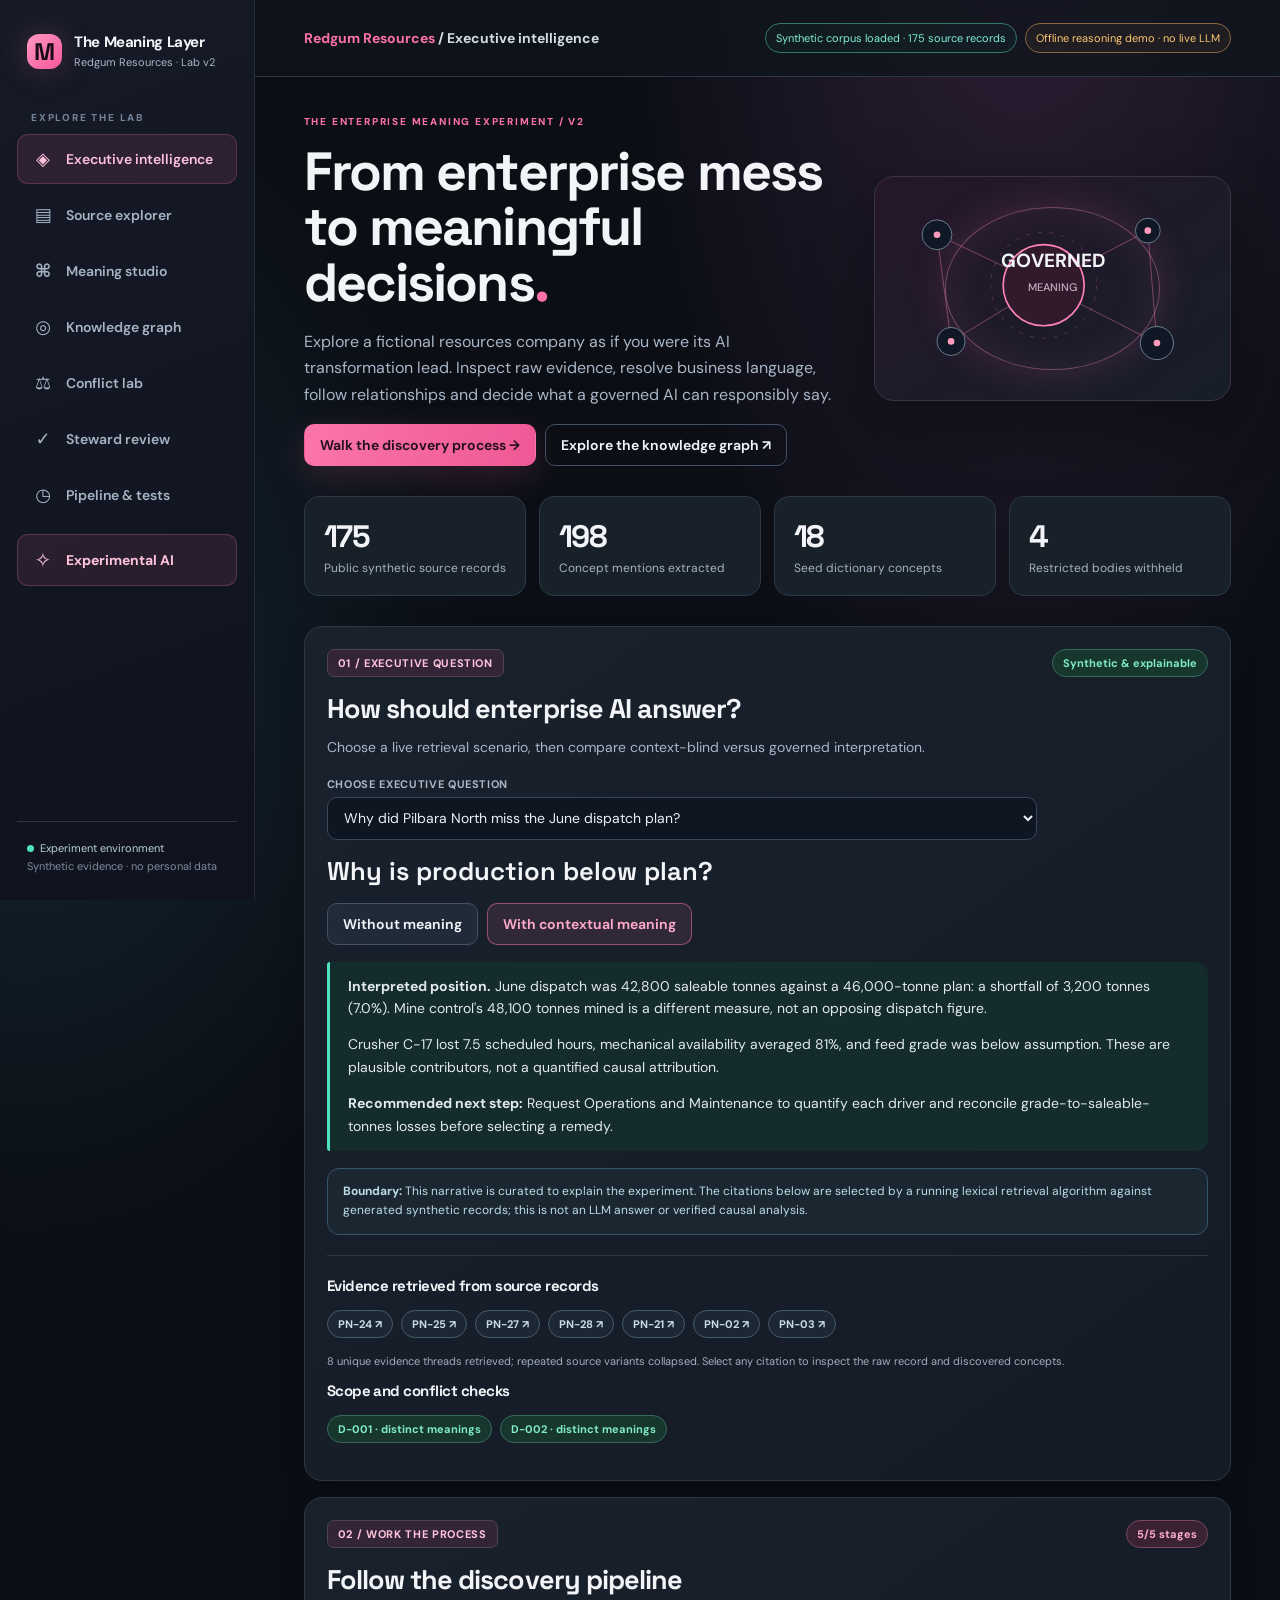
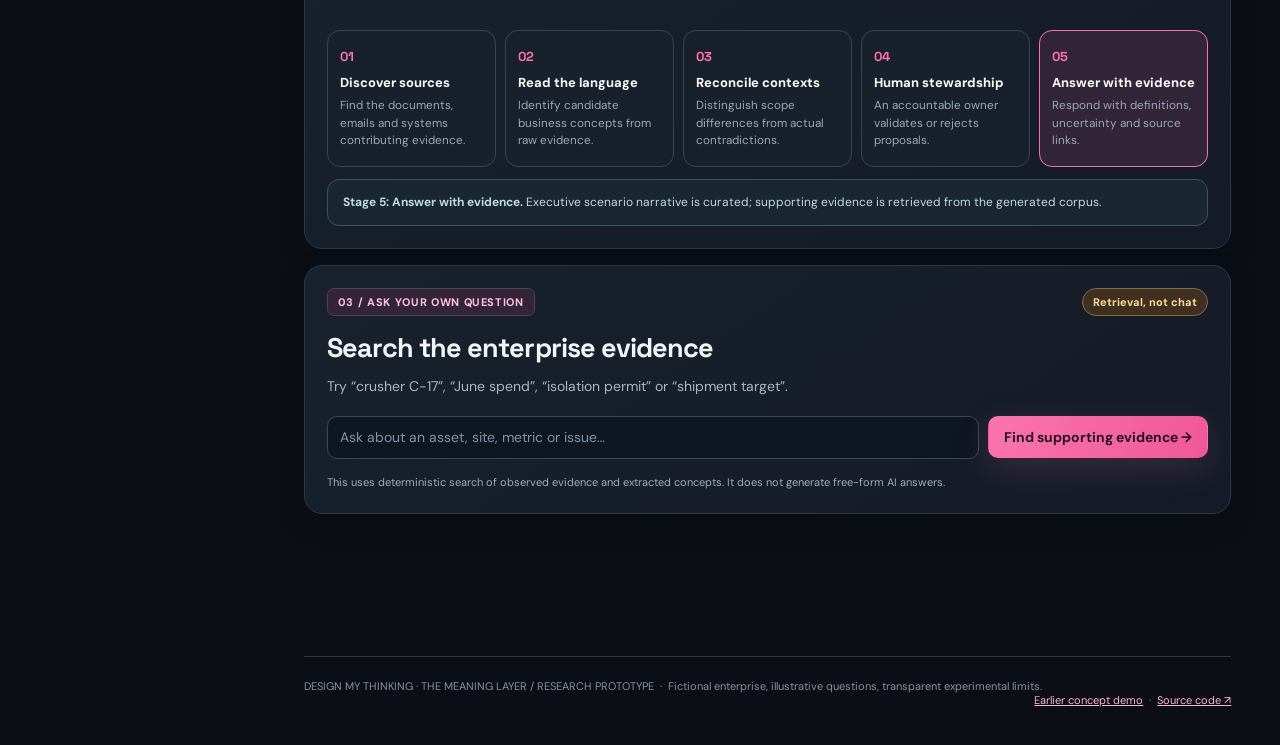
<file: index.html>
<!doctype html>
<html lang="en-AU">
<head>
  <meta charset="utf-8">
  <meta name="viewport" content="width=device-width, initial-scale=1">
  <meta name="theme-color" content="#0b0e15">
  <meta name="description" content="The Meaning Layer Lab — explore how enterprise AI derives contextual meaning from fragmented synthetic evidence, with a graph, concept discovery and human governance.">
  <title>The Meaning Layer Lab | Redgum Resources</title>
  <link rel="stylesheet" href="./lab/style.css?edition=2">
  <link rel="icon" href="data:image/svg+xml,%3Csvg xmlns='http://www.w3.org/2000/svg' viewBox='0 0 100 100'%3E%3Crect width='100' height='100' rx='24' fill='%23151b24'/%3E%3Cpath d='M22 50h56M50 22v56' stroke='%23fc72a8' stroke-width='10' stroke-linecap='round'/%3E%3C/svg%3E">
</head>
<body>
  <div class="shell">
    <aside class="sidebar" aria-label="Application navigation">
      <div class="identity">
        <div class="brand-icon" aria-hidden="true">M</div>
        <div><strong>The Meaning Layer</strong><small>Redgum Resources · Lab v2</small></div>
      </div>
      <div class="nav-title">Explore the lab</div>
      <nav class="nav" aria-label="Primary">
        <button type="button" data-view="executive" class="active" aria-label="Executive intelligence"><span class="icon" aria-hidden="true">◈</span><span class="nav-label">Executive intelligence</span></button>
        <button type="button" data-view="sources" aria-label="Source explorer"><span class="icon" aria-hidden="true">▤</span><span class="nav-label">Source explorer</span></button>
        <button type="button" data-view="terms" aria-label="Meaning studio"><span class="icon" aria-hidden="true">⌘</span><span class="nav-label">Meaning studio</span></button>
        <button type="button" data-view="graph" aria-label="Knowledge graph"><span class="icon" aria-hidden="true">◎</span><span class="nav-label">Knowledge graph</span></button>
        <button type="button" data-view="conflicts" aria-label="Conflict lab"><span class="icon" aria-hidden="true">⚖</span><span class="nav-label">Conflict lab</span></button>
        <button type="button" data-view="stewards" aria-label="Steward review"><span class="icon" aria-hidden="true">✓</span><span class="nav-label">Steward review</span></button>
        <button type="button" data-view="pipeline" aria-label="Pipeline and testing"><span class="icon" aria-hidden="true">◷</span><span class="nav-label">Pipeline &amp; tests</span></button>
        <a class="nav-ai-link" href="./lab/ai.html" aria-label="Experimental AI workbench"><span class="icon" aria-hidden="true">✧</span><span class="nav-label">Experimental AI</span></a>
      </nav>
      <div class="sidebar-bottom">
        <span class="dot" aria-hidden="true"></span><span class="words" style="color:#b9cfdd;font-size:11px">Experiment environment</span>
        <br><small class="words">Synthetic evidence · no personal data</small>
      </div>
    </aside>
    <div class="app">
      <header class="topbar">
        <div class="crumb" id="crumb"><b>Redgum Resources</b> / Executive intelligence</div>
        <div class="top-right">
          <span class="badge live" id="datasetStatus">Loading synthetic dataset…</span>
          <span class="badge warning">Offline reasoning demo · no live LLM</span>
        </div>
      </header>
      <main id="content" class="content" tabindex="-1">
        <div class="panel"><h1>Loading the evidence lab…</h1>
          <p>The site is loading a reproducible, pre-generated synthetic enterprise dataset.</p>
        </div>
      </main>
      <div class="content" style="padding-top:0;padding-bottom:30px">
        <div class="footer">DESIGN MY THINKING · THE MEANING LAYER / RESEARCH PROTOTYPE
          &nbsp;·&nbsp; Fictional enterprise, illustrative questions, transparent experimental limits.
          <span style="float:right"><a href="./overview.html">Earlier concept demo</a> &nbsp;·&nbsp;
          <a href="https://github.com/daniellogangill/The-meaning-layer" target="_blank" rel="noopener">Source code ↗</a></span>
        </div>
      </div>
    </div>
  </div>
  <dialog id="docDialog" aria-label="Evidence details"></dialog>
  <noscript>This interactive prototype requires JavaScript. Please enable JavaScript to explore the evidence.</noscript>
  <script src="./lab/graph.js?edition=1" defer></script>
  <script src="./lab/app.js?edition=2" defer></script>
</body>
</html>
</file>
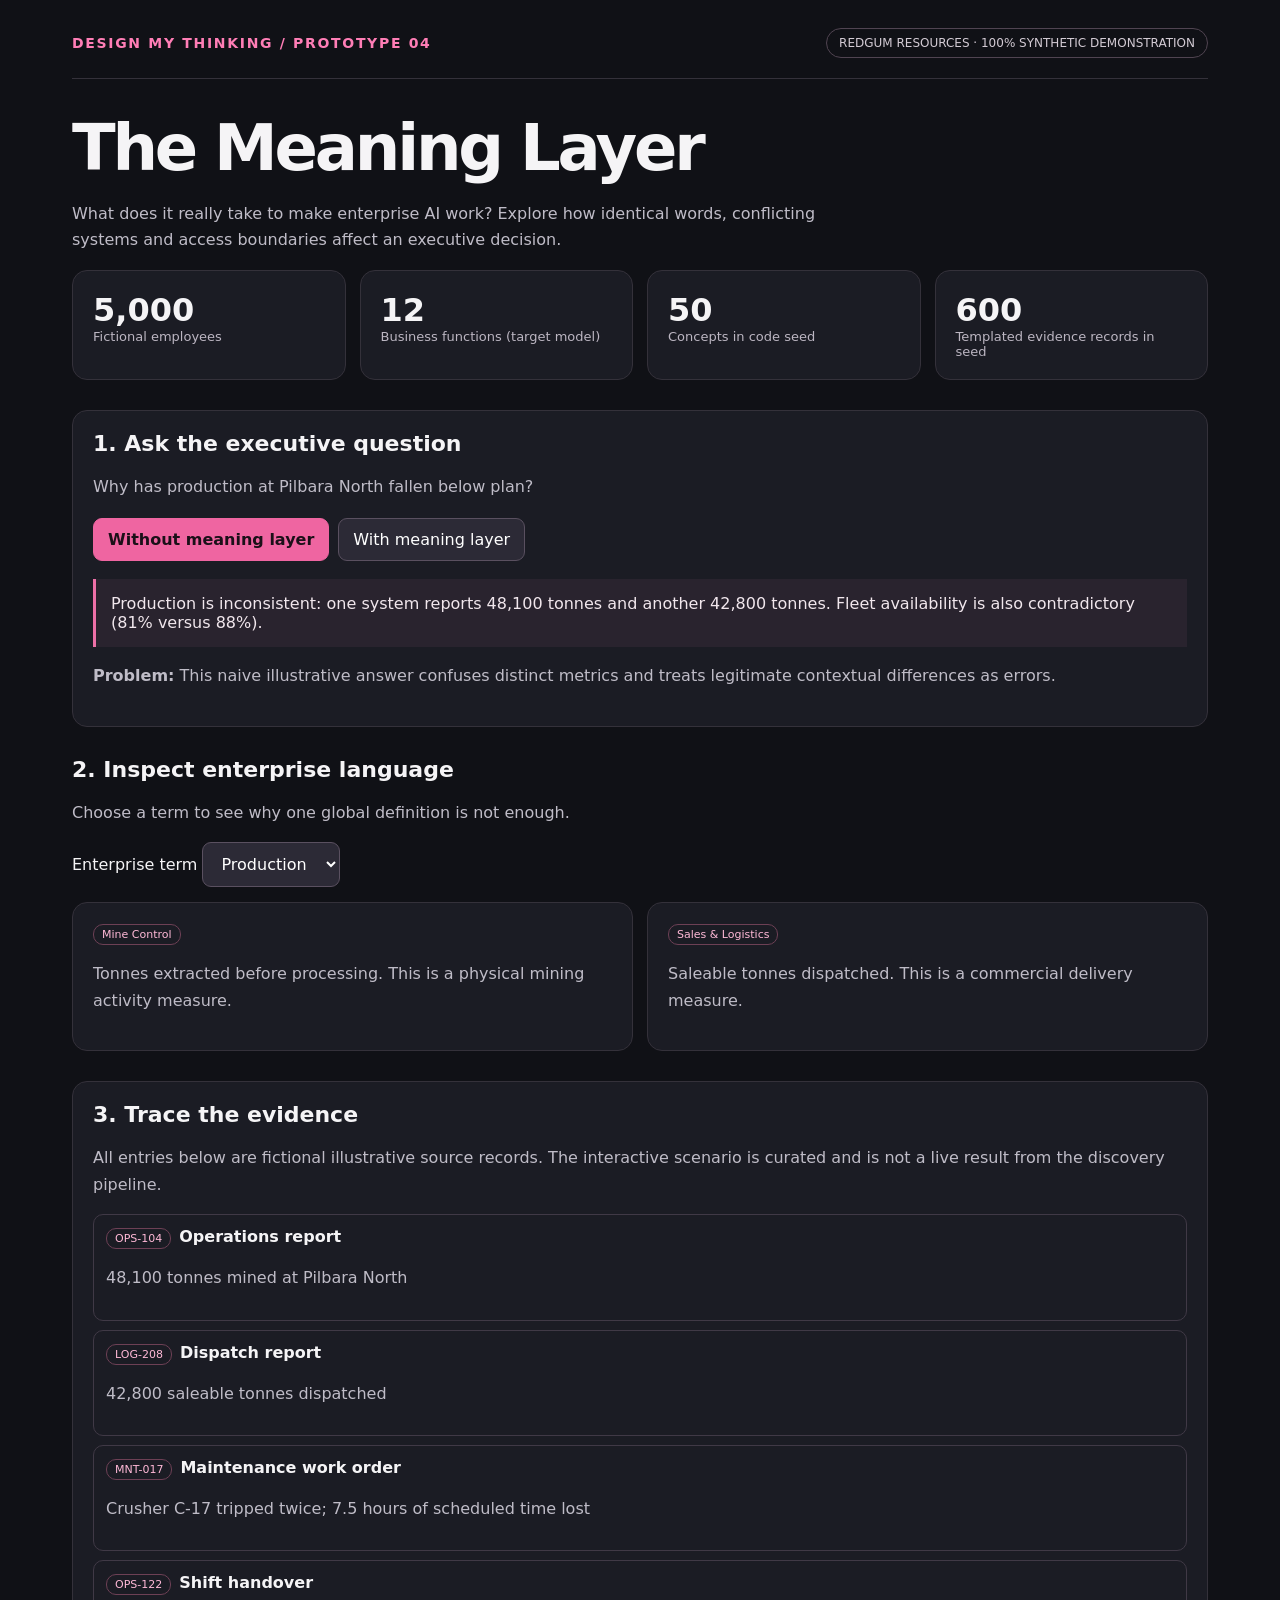
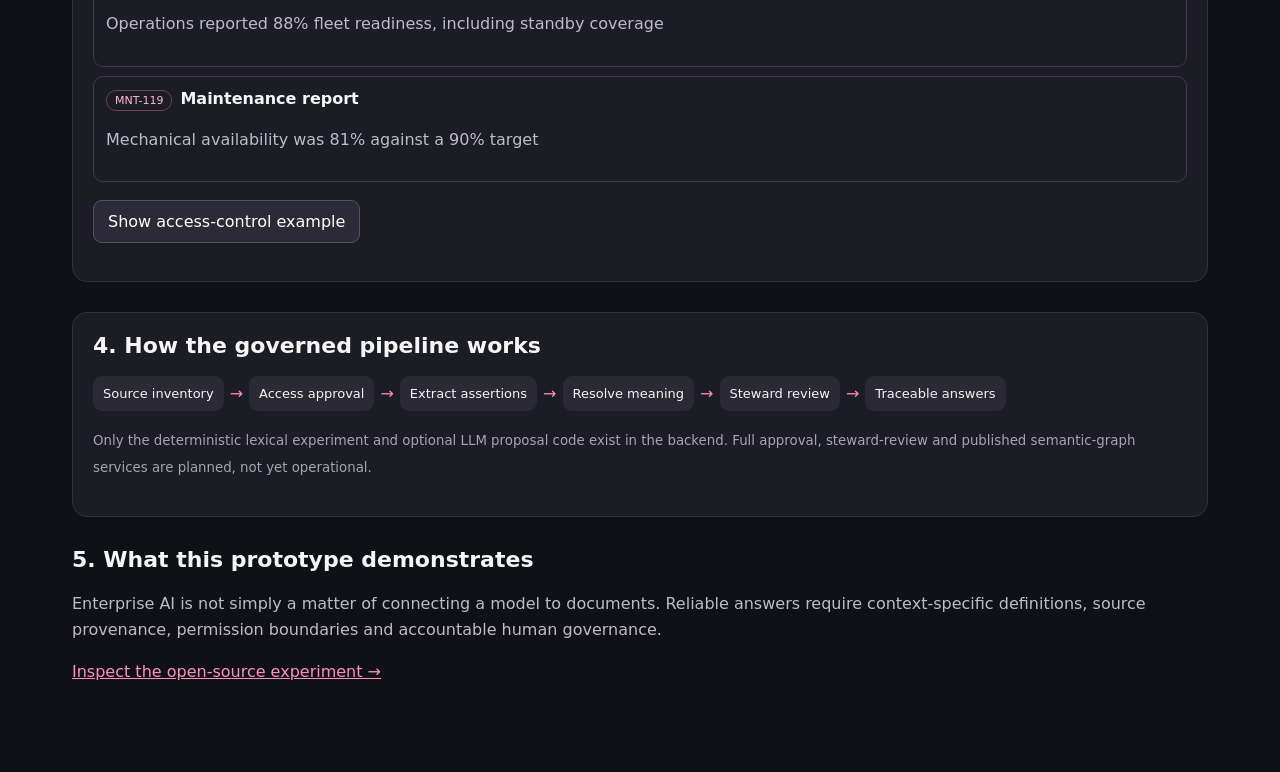
<file: docs/index.html>
<!doctype html>
<html lang="en"><head><meta charset="utf-8"><meta name="viewport" content="width=device-width,initial-scale=1">
<title>The Meaning Layer | Redgum Resources</title>
<style>
:root{font-family:Inter,system-ui,Arial,sans-serif;color:#f5f4f6;background:#101116}*{box-sizing:border-box}body{margin:0}main{max-width:1180px;margin:auto;padding:28px 22px 70px}
header{display:flex;justify-content:space-between;gap:15px;align-items:center;flex-wrap:wrap;border-bottom:1px solid #34313a;padding-bottom:20px}
.brand{font-size:14px;letter-spacing:.12em;color:#ff7eb6;font-weight:800}.pill{border:1px solid #504451;border-radius:20px;padding:7px 12px;color:#d3cbd4;font-size:12px}
h1{font-size:clamp(36px,5vw,64px);margin:32px 0 12px;letter-spacing:-.05em}h2{margin-top:0;font-size:22px}p{color:#bfbcc7;line-height:1.65}
.grid{display:grid;grid-template-columns:repeat(auto-fit,minmax(190px,1fr));gap:14px}.card,.panel{border:1px solid #34313a;border-radius:15px;background:#1b1c24;padding:20px}
.metric{font-size:32px;font-weight:800}.label{font-size:13px;color:#bcb6c2}.section{margin-top:30px}
button,select{background:#2c2a36;color:#fff;border:1px solid #5a5060;border-radius:9px;padding:11px 14px;font:inherit;cursor:pointer}
button.active,button.primary{background:#ef65a1;color:#1b1018;border-color:#ef65a1;font-weight:750}
button:focus-visible,select:focus-visible{outline:3px solid #fff}button:hover{filter:brightness(1.13)}
.controls{display:flex;gap:9px;flex-wrap:wrap;margin:18px 0}.cols{display:grid;grid-template-columns:1fr 1fr;gap:14px}
@media(max-width:740px){.cols{grid-template-columns:1fr}}
.quote{padding:15px;border-left:3px solid #ed70a7;background:#29232e;margin:12px 0;color:#f1e7ed}
small,.muted{color:#a9a3b0}ul{padding-left:20px;line-height:1.8}.evidence{margin:9px 0;padding:12px;border:1px solid #403946;border-radius:10px}
.tag{display:inline-block;font-size:11px;color:#ffb9d7;border:1px solid #6d4055;border-radius:10px;padding:3px 8px;margin-right:8px}
#flow{display:flex;gap:6px;flex-wrap:wrap;align-items:center}.step{padding:10px;border-radius:9px;background:#2b2933;font-size:13px}.arrow{color:#ff87b9}
</style></head><body><main>
<header><div class="brand">DESIGN MY THINKING / PROTOTYPE 04</div><div class="pill">REDGUM RESOURCES · 100% SYNTHETIC DEMONSTRATION</div></header>
<h1>The Meaning Layer</h1><p style="max-width:780px">What does it really take to make enterprise AI work? Explore how identical words, conflicting systems and access boundaries affect an executive decision.</p>
<div class="grid">
<div class="card"><div class="metric">5,000</div><div class="label">Fictional employees</div></div>
<div class="card"><div class="metric">12</div><div class="label">Business functions (target model)</div></div>
<div class="card"><div class="metric">50</div><div class="label">Concepts in code seed</div></div>
<div class="card"><div class="metric">600</div><div class="label">Templated evidence records in seed</div></div>
</div>
<section class="section panel"><h2>1. Ask the executive question</h2><p>Why has production at Pilbara North fallen below plan?</p>
<div class="controls"><button id="naive" class="active" type="button">Without meaning layer</button><button id="governed" type="button">With meaning layer</button></div>
<div id="answer" aria-live="polite"></div></section>
<section class="section"><h2>2. Inspect enterprise language</h2><p>Choose a term to see why one global definition is not enough.</p>
<label for="term">Enterprise term</label> <select id="term"><option value="production">Production</option><option value="availability">Availability</option><option value="cost">Cost</option><option value="customer">Customer</option></select>
<div id="definitions" class="cols" style="margin-top:15px"></div></section>
<section class="section panel"><h2>3. Trace the evidence</h2><p>All entries below are fictional illustrative source records. The interactive scenario is curated and is not a live result from the discovery pipeline.</p><div id="evidence"></div>
<div class="controls"><button id="access" type="button">Show access-control example</button></div><div id="accessResult" aria-live="polite"></div></section>
<section class="section panel"><h2>4. How the governed pipeline works</h2>
<div id="flow"><span class="step">Source inventory</span><span class="arrow">→</span><span class="step">Access approval</span><span class="arrow">→</span><span class="step">Extract assertions</span><span class="arrow">→</span><span class="step">Resolve meaning</span><span class="arrow">→</span><span class="step">Steward review</span><span class="arrow">→</span><span class="step">Traceable answers</span></div>
<p><small>Only the deterministic lexical experiment and optional LLM proposal code exist in the backend. Full approval, steward-review and published semantic-graph services are planned, not yet operational.</small></p></section>
<section class="section"><h2>5. What this prototype demonstrates</h2><p>Enterprise AI is not simply a matter of connecting a model to documents. Reliable answers require context-specific definitions, source provenance, permission boundaries and accountable human governance.</p><p><a style="color:#ff8fbe" href="https://github.com/daniellogangill/The-meaning-layer">Inspect the open-source experiment →</a></p></section>
</main><script>
const terms={
production:[["Mine Control","Tonnes extracted before processing. This is a physical mining activity measure."],["Sales & Logistics","Saleable tonnes dispatched. This is a commercial delivery measure."]],
availability:[["Maintenance","Mechanical availability: equipment is technically capable of operating."],["Operations","Operational readiness: equipment, crews and other operating constraints are considered."]],
cost:[["Finance","Recognised accounting expense in the reporting period."],["Procurement","Committed expenditure, including purchase orders not yet invoiced."]],
customer:[["Sales","The contracted buying legal entity."],["Logistics","The receiving delivery account or ship-to location."]]
};
const records=[
["OPS-104","Operations report","48,100 tonnes mined at Pilbara North","Internal"],
["LOG-208","Dispatch report","42,800 saleable tonnes dispatched","Internal"],
["MNT-017","Maintenance work order","Crusher C-17 tripped twice; 7.5 hours of scheduled time lost","Internal"],
["OPS-122","Shift handover","Operations reported 88% fleet readiness, including standby coverage","Internal"],
["MNT-119","Maintenance report","Mechanical availability was 81% against a 90% target","Internal"],
["FIN-091","Finance email","Forecast includes purchase commitments not yet recognised as expense","Restricted"]
];
let mode="naive";
function renderAnswer(){
document.querySelector("#naive").classList.toggle("active",mode==="naive");
document.querySelector("#governed").classList.toggle("active",mode==="governed");
document.querySelector("#answer").innerHTML=mode==="naive"
? '<div class="quote">Production is inconsistent: one system reports 48,100 tonnes and another 42,800 tonnes. Fleet availability is also contradictory (81% versus 88%).</div><p><strong>Problem:</strong> This naive illustrative answer confuses distinct metrics and treats legitimate contextual differences as errors.</p>'
: '<div class="quote">The two production figures describe different stages: 48,100 tonnes mined versus 42,800 saleable tonnes dispatched. Maintenance reports 81% mechanical availability; Operations reports 88% operational readiness. Crusher interruptions are a potential contributor, but the evidence does not establish a complete causal explanation.</div><p><strong>Interpretation:</strong> Keep the definitions separate, cite the relevant source records and request validation from the accountable operations and maintenance stewards before recommending action.</p>';
}
function renderDefinitions(){const selected=document.querySelector("#term").value;document.querySelector("#definitions").innerHTML=terms[selected].map(x=>'<div class="card"><div class="tag">'+x[0]+'</div><p>'+x[1]+'</p></div>').join("")}
function renderEvidence(){document.querySelector("#evidence").innerHTML=records.filter(x=>x[3]==="Internal").map(x=>'<div class="evidence"><span class="tag">'+x[0]+'</span><strong>'+x[1]+'</strong><p>'+x[2]+'</p></div>').join("")}
document.querySelector("#naive").onclick=()=>{mode="naive";renderAnswer()};
document.querySelector("#governed").onclick=()=>{mode="governed";renderAnswer()};
document.querySelector("#term").onchange=renderDefinitions;
document.querySelector("#access").onclick=()=>document.querySelector("#accessResult").textContent="FIN-091 is restricted. The standard executive view does not disclose its contents; an authorised review and purpose check would be required.";
renderAnswer();renderDefinitions();renderEvidence();
</script></body></html>
</file>
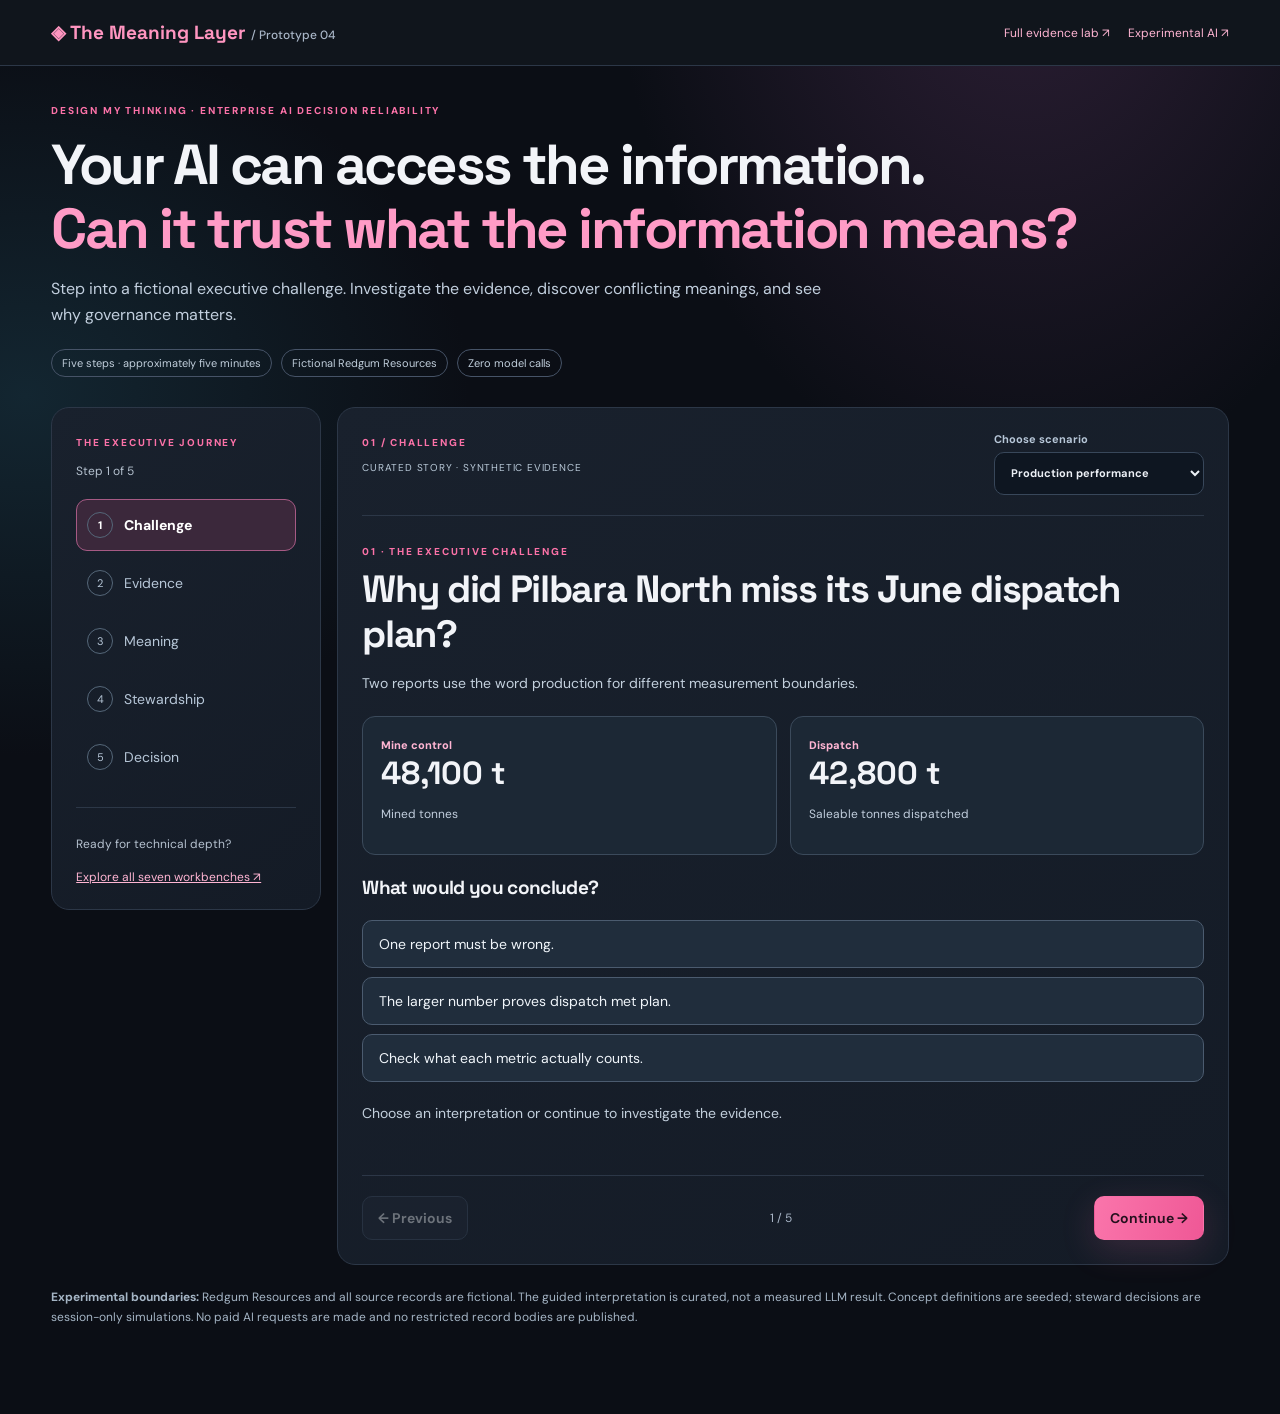
<file: journey.html>
<!doctype html>
<html lang="en-AU"><head><meta charset="utf-8"><meta name="viewport" content="width=device-width,initial-scale=1"><meta name="theme-color" content="#0b0e15"><title>Executive Journey | The Meaning Layer</title><meta name="description" content="A five-step executive journey through reliable enterprise AI decisions."><link rel="stylesheet" href="./lab/style.css?edition=2"><link rel="stylesheet" href="./lab/journey.css?edition=1"><script src="./lab/decision-policy.js?edition=1" defer></script><script src="./lab/meaning-relations.js?edition=1" defer></script><script src="./lab/journey.js?edition=3" defer></script></head>
<body><header class="journey-header"><a href="./journey.html" class="journey-brand">◈ The Meaning Layer <small>/ Prototype 04</small></a><nav aria-label="Explore"><a href="./">Full evidence lab ↗</a><a href="./lab/ai.html">Experimental AI ↗</a></nav></header>
<main class="journey-shell"><section class="journey-hero"><span class="eyebrow">DESIGN MY THINKING · ENTERPRISE AI DECISION RELIABILITY</span><h1>Your AI can access the information.<br><em>Can it trust what the information means?</em></h1><p>Step into a fictional executive challenge. Investigate the evidence, discover conflicting meanings, and see why governance matters.</p><div class="journey-tags"><span>Five steps · approximately five minutes</span><span>Fictional Redgum Resources</span><span>Zero model calls</span></div></section>
<div class="journey-layout"><aside class="journey-rail"><span class="eyebrow">THE EXECUTIVE JOURNEY</span><p id="progressText">Loading evidence…</p><nav id="stepNav" aria-label="Journey steps"></nav><div class="journey-explore"><p>Ready for technical depth?</p><a href="./">Explore all seven workbenches ↗</a></div></aside>
<section class="journey-workspace"><div class="journey-toolbar"><div><span class="eyebrow" id="stepLabel">01 / CHALLENGE</span><p class="journey-mode">CURATED STORY · SYNTHETIC EVIDENCE</p></div><label for="scenario">Choose scenario<select id="scenario"><option value="production">Production performance</option><option value="finance">Financial reporting</option><option value="safety">Safety permit</option></select></label></div><div id="journeyContent" aria-live="polite"><p>Loading the reproducible dataset…</p></div><div class="journey-actions"><button type="button" class="btn" id="previous" disabled>← Previous</button><span id="stepCounter"></span><button type="button" class="btn primary" id="continue">Continue →</button></div></section></div>
<p class="journey-disclaimer"><strong>Experimental boundaries:</strong> Redgum Resources and all source records are fictional. The guided interpretation is curated, not a measured LLM result. Concept definitions are seeded; steward decisions are session-only simulations. No paid AI requests are made and no restricted record bodies are published.</p></main>
<dialog id="sourceDialog" aria-label="Original source evidence"><div id="sourceDetail"></div><button type="button" class="btn" id="closeSource">Close evidence</button></dialog></body></html>
</file>
<file: lab/style.css>
@import url('https://fonts.googleapis.com/css2?family=DM+Sans:wght@400;500;600;700&family=Space+Grotesk:wght@400;500;600;700&display=swap');
:root{color-scheme:dark;--bg:#0b0e15;--surface:#141923;--panel:#171e2a;--panel2:#1d2635;--stroke:#2c3747;--text:#f2f4f8;--sub:#a9b6c7;--muted:#7d8a9d;--hot:#fc72a8;--hot2:#ffb5d3;--teal:#4ee2c0;--amber:#ffc872;--red:#ff7c85;--blue:#8d9fff;--shadow:0 22px 65px #02040766}
*{box-sizing:border-box}html{scroll-behavior:smooth}body{margin:0;background:radial-gradient(ellipse at 80% -10%,#302038 0,transparent 29%),radial-gradient(ellipse at 2% 28%,#132631 0,transparent 25%),var(--bg);font-family:'DM Sans',system-ui,sans-serif;color:var(--text);font-size:14px}
button,input,select,textarea{font:inherit}button{cursor:pointer}a{color:var(--hot2)}button:focus-visible,input:focus-visible,select:focus-visible{outline:2px solid var(--hot);outline-offset:3px}
p{line-height:1.64;color:var(--sub)}h1,h2,h3,h4{font-family:'Space Grotesk',system-ui,sans-serif;letter-spacing:-.035em}h1{font-size:clamp(38px,4.2vw,65px);line-height:1.03;margin:15px 0 19px}h2{font-size:27px;margin:0 0 10px}h3{font-size:19px;margin:0 0 10px}h4{font-size:15px;margin:0 0 8px}
.shell{display:grid;grid-template-columns:255px minmax(0,1fr);min-height:100vh}.sidebar{position:sticky;top:0;height:100vh;display:flex;flex-direction:column;padding:26px 17px;background:linear-gradient(160deg,#151a26 0%,#10131e 100%);border-right:1px solid #34405080;z-index:10}
.identity{display:flex;gap:12px;align-items:center;padding:6px 10px 27px}.brand-icon{width:35px;height:35px;display:grid;place-items:center;border-radius:12px;color:#190b18;background:linear-gradient(135deg,#ff9ac3,#f85599);font-family:'Space Grotesk';font-weight:800;font-size:24px;box-shadow:0 0 32px #fc72a83a}.identity strong{display:block;letter-spacing:-.025em;font-size:15px}.identity small{color:var(--sub);font-size:11px}
.nav-title{margin:14px 14px 10px;color:#748397;font-size:10px;text-transform:uppercase;letter-spacing:.18em;font-weight:800}.nav{display:grid;gap:6px}.nav button{display:flex;align-items:center;gap:12px;width:100%;text-align:left;background:transparent;border:1px solid transparent;color:#a6b4c6;border-radius:11px;padding:12px 14px;font-weight:600}.nav button:hover{background:#222b3a;color:#fff}.nav button.active{background:#f868a91c;border-color:#f868a93c;color:#ffc2dc}.nav .icon{display:inline-flex;width:22px;justify-content:center;font-size:18px}
.sidebar-bottom{margin-top:auto;border-top:1px solid var(--stroke);padding:16px 10px 0}.sidebar-bottom .dot{width:7px;height:7px;background:var(--teal);display:inline-block;border-radius:50%;margin-right:6px}.sidebar-bottom small{font-size:11px;color:var(--muted)}
.app{min-width:0}.topbar{min-height:77px;display:flex;justify-content:space-between;align-items:center;gap:12px;padding:16px clamp(20px,3.8vw,57px);border-bottom:1px solid var(--stroke);background:#10151cc9;backdrop-filter:blur(18px);position:sticky;top:0;z-index:9}.crumb{font-weight:700;color:#d4dce6}.crumb b{color:var(--hot)}.top-right{display:flex;gap:8px;align-items:center;flex-wrap:wrap}.badge{font-size:11px;padding:7px 10px;border:1px solid #3a4756;border-radius:999px;color:#bac7d5;white-space:nowrap}.badge.live{color:#83f0d5;border-color:#327968;background:#16453b2b}.badge.warning{color:var(--amber);border-color:#8c6940;background:#8c69401a}
.content{padding:34px clamp(20px,3.8vw,57px) 90px;max-width:1580px;margin:auto}.eyebrow{letter-spacing:.18em;color:var(--hot);font-weight:800;text-transform:uppercase;font-size:10px}.lead{max-width:850px;font-size:16px}.hero{position:relative;display:grid;grid-template-columns:minmax(0,1.5fr) minmax(250px,1fr);gap:34px;align-items:center;margin-bottom:30px}.hero-art{min-height:225px;border:1px solid #3b3445;background:linear-gradient(145deg,#251729,#171e29);border-radius:20px;position:relative;overflow:hidden;box-shadow:var(--shadow)}.hero-art svg{width:100%;height:100%;position:absolute;inset:0}.hero-art .orb{position:absolute;border:1px solid #ed8bb76b;border-radius:50%;inset:30px 70px;box-shadow:0 0 40px #ef65a12e,inset 0 0 40px #ff86bd15}.hero-art .center-word{position:absolute;top:42%;left:50%;transform:translate(-50%,-50%);font-size:19px;font-weight:700;white-space:nowrap}.hero-art .center-word small{display:block;text-align:center;font-size:11px;margin-top:7px;color:#c5a9c0;font-weight:500}
.views{min-height:65vh}.view[hidden]{display:none!important}.panel{background:linear-gradient(145deg,#19212d,#141b26);border:1px solid var(--stroke);border-radius:18px;padding:22px;box-shadow:0 8px 28px #05070a21}.panel + .panel{margin-top:16px}.section-head{display:flex;justify-content:space-between;align-items:flex-start;gap:16px;flex-wrap:wrap;margin-bottom:18px}.section-head p{margin:5px 0 0}.muted{color:var(--muted)}.section-flag{display:inline-block;border:1px solid #4f4253;background:#342438;padding:6px 10px;border-radius:7px;color:#ffc4dc;font-size:11px;font-weight:700;letter-spacing:.06em}
.stat-grid{display:grid;grid-template-columns:repeat(4,minmax(0,1fr));gap:13px;margin:25px 0 30px}.stat{background:#18202a;border:1px solid #2c3949;border-radius:15px;padding:19px}.stat .value{font-family:'Space Grotesk';font-size:31px;font-weight:700;letter-spacing:-.05em}.stat .caption{color:#a5b2c3;font-size:12px;margin-top:4px}
.columns{display:grid;grid-template-columns:minmax(0,1.45fr) minmax(260px,.85fr);gap:15px}.columns.equal{grid-template-columns:1fr 1fr}.row{display:flex;align-items:center;gap:9px;flex-wrap:wrap}.spacer{flex:1}.btn{border:1px solid #425166;border-radius:10px;padding:11px 15px;background:#212a38;color:#f0f3f7;font-weight:650;transition:.16s ease}.btn:hover{border-color:#a16e98;background:#323041}.btn.primary{background:linear-gradient(105deg,#fa75ab,#ef5896);color:#24101d;border-color:transparent;box-shadow:0 10px 35px #fa75ab2a}.btn.active{color:#ffaacb;background:#f975a81c;border-color:#f975a884}.btn.quiet{background:transparent}.btn.small{font-size:12px;padding:8px 11px}.btn.full{width:100%}.control,select{background:#0e1621;color:#ecf0f6;border:1px solid #38475a;border-radius:10px;min-height:43px;padding:10px 12px;max-width:100%}.control::placeholder{color:#8392a4}input.control{width:100%}select{cursor:pointer}.input-label{font-size:11px;color:#aab7c6;display:block;margin-bottom:6px;font-weight:700;letter-spacing:.06em;text-transform:uppercase}
.question{font:650 clamp(22px,2vw,31px)/1.28 'Space Grotesk',sans-serif;margin:15px 0}.description{line-height:1.7;color:#b8c6d6}.answer{border-left:3px solid var(--hot);padding:13px 18px;border-radius:3px 12px 12px 3px;background:#261d2a;margin:17px 0}.answer.good{border-color:var(--teal);background:#152c2c}.answer p{margin:0 0 13px;color:#e1e8ef}.answer p:last-child{margin-bottom:0}.notice{background:#1a2630;border:1px solid #365468;color:#bcdce7;border-radius:12px;padding:13px 15px;font-size:12px;line-height:1.6}.notice.amber{background:#302718;border-color:#78613b;color:#ffe3b2}.micro{font-size:11px;color:#a1adbc;line-height:1.6}
.trace{display:flex;gap:8px;flex-wrap:wrap;margin:15px 0}.source-chip,.pill{border:1px solid #475a68;border-radius:999px;background:#1b2734;color:#c9dde7;padding:6px 10px;font-size:11px;font-weight:700}.source-chip{cursor:pointer}.source-chip:hover{background:#314255;color:white}.pill.pink{color:#ffadcb;border-color:#774765;background:#3b2233}.pill.green{color:#81ebc8;border-color:#376a59;background:#17372e}.pill.red{color:#ffb0aa;border-color:#854850;background:#381d27}.pill.amber{color:#ffdb9b;border-color:#86694b;background:#403020}.pill.gray{color:#b8c4d5}.sep{height:1px;background:var(--stroke);margin:20px 0}
.pipeline{display:grid;grid-template-columns:repeat(5,1fr);gap:9px;margin-top:23px}.pipe{border:1px solid #374457;border-radius:13px;padding:16px 12px;background:#18202b;min-height:110px}.pipe strong{display:block;font-size:13px;margin-top:9px}.pipe small{display:block;margin-top:6px;line-height:1.5;color:#99a9ba}.pipe i{font-style:normal;color:var(--hot);font:700 13px 'Space Grotesk'}
.table-wrap{overflow-x:auto}.table{width:100%;border-collapse:collapse;min-width:680px}.table th{text-align:left;font-size:11px;letter-spacing:.08em;color:#91a3b9;text-transform:uppercase;padding:11px;border-bottom:1px solid #415167}.table td{padding:12px 11px;font-size:12px;border-bottom:1px solid #2c3748;vertical-align:top;color:#d0dae5}.table tr:hover td{background:#1e2a38}.table tbody tr{cursor:pointer}.table .sub{display:block;color:#8393a7;margin-top:3px;font-size:11px}
.filter-row{display:grid;grid-template-columns:minmax(180px,2fr) repeat(3,minmax(125px,1fr));gap:10px;margin-bottom:14px}.filter-row .control{width:100%}
.doc-inspector{min-height:220px}.doc-body{white-space:pre-wrap;line-height:1.8;color:#dce8f2;font-size:14px;background:#121c28;padding:18px;border-radius:12px;border:1px solid #334257}.keyline{display:grid;grid-template-columns:130px 1fr;gap:9px;font-size:12px;margin:8px 0}.keyline span:first-child{color:#8395ab}.candidate{display:flex;justify-content:space-between;gap:8px;background:#1b2935;border:1px solid #344557;padding:10px 12px;border-radius:9px;margin:7px 0}.candidate span{color:#bad4df}.candidate b{color:#9ef0cc;font-size:12px}
.term-grid{display:grid;grid-template-columns:repeat(auto-fit,minmax(200px,1fr));gap:11px}.term-card{background:#1d2634;border:1px solid #344154;border-radius:12px;padding:15px;text-align:left;color:#eef3f8}.term-card:hover,.term-card.active{border-color:var(--hot);background:#292438}.term-card strong{display:block;margin:7px 0}.term-card small{color:#a5b8c8}.term-detail{margin-top:16px}
.graph-layout{display:grid;grid-template-columns:minmax(0,1.65fr) minmax(235px,1fr);gap:15px}.graph-canvas{background:radial-gradient(ellipse at center,#1e2b3c,#0f1722);border:1px solid #344455;border-radius:16px;min-height:540px;position:relative;overflow:hidden}.graph-canvas svg{display:block;width:100%;height:540px}.graph-node{cursor:pointer}.graph-node circle{transition:.2s}.graph-node:hover circle{filter:drop-shadow(0 0 10px #ff82bd);stroke:#fff;stroke-width:2}.graph-node text{pointer-events:none;fill:#dbe5f1;font:11px 'DM Sans',sans-serif}.graph-edge{stroke:#607f8c;stroke-opacity:.35}.graph-edge.highlight{stroke:#fd87bd;stroke-opacity:.85;stroke-width:2}
.review-item{padding:17px;border:1px solid #374557;border-radius:13px;background:#18212e;margin-top:11px}.review-item h4{margin:9px 0}.review-item p{margin:5px 0 11px}.review-item .row{justify-content:space-between}.review-item .actions{display:flex;gap:7px;flex-wrap:wrap}.timeline{position:relative;padding-left:17px;border-left:2px solid #394a5b;margin-left:10px}.milestone{padding:0 0 23px 18px;position:relative}.milestone:before{content:"";position:absolute;left:-24px;top:3px;width:11px;height:11px;border-radius:50%;background:var(--hot);border:3px solid #13202b}.milestone p{margin:4px 0;font-size:12px}.milestone strong{font-size:13px}
.comparison-card{border:1px solid #394656;background:#1b2632;padding:16px;border-radius:13px;margin-bottom:10px}.comparison-card h4{margin:10px 0}.comparison-card p{margin:0 0 11px;font-size:12px}.comparison-card button{margin-top:4px}
.tabs{display:flex;gap:8px;flex-wrap:wrap;margin:16px 0}.tabs button{border:1px solid #39485c;padding:9px 12px;border-radius:10px;background:#202a37;color:#b8c7d8;font-weight:700}.tabs button.active{border-color:#f881b4;color:#ffb7d3;background:#402b39}
.progress{height:9px;border-radius:999px;background:#394452;overflow:hidden;margin-top:10px}.progress span{display:block;height:100%;background:linear-gradient(90deg,#fc72a8,#76e5ca);border-radius:inherit}
.empty{padding:25px;text-align:center;color:#aab6c7;border:1px dashed #4b5765;border-radius:12px}.footer{margin-top:52px;border-top:1px solid var(--stroke);padding:22px 0;font-size:11px;color:#8492a5}
.hidden{display:none!important}
@media(max-width:1150px){.shell{grid-template-columns:80px minmax(0,1fr)}.sidebar{padding:23px 12px}.identity{padding:5px 5px 25px}.identity div:nth-child(2),.nav-title,.nav .nav-label,.sidebar-bottom .words{display:none}.nav button{justify-content:center;padding:12px}.nav .icon{width:auto}.sidebar-bottom{text-align:center}.pipeline{grid-template-columns:repeat(3,1fr)}}
@media(max-width:840px){.hero,.columns,.columns.equal,.graph-layout{grid-template-columns:1fr}.hero-art{min-height:170px}.stat-grid{grid-template-columns:repeat(2,1fr)}.filter-row{grid-template-columns:1fr 1fr}.pipeline{grid-template-columns:repeat(2,1fr)}}
@media(max-width:560px){.shell{display:block}.sidebar{height:auto;position:sticky;top:0;padding:8px 12px;flex-direction:row;align-items:center;overflow:auto;border-right:0;border-bottom:1px solid #354251}.identity{padding:0 12px 0 0}.identity div:nth-child(2){display:none}.brand-icon{width:28px;height:28px;font-size:19px}.nav{display:flex;gap:3px}.nav button{padding:9px 10px}.nav .icon{font-size:16px}.sidebar-bottom{display:none}.topbar{position:static;padding:13px 17px}.top-right .badge.warning{display:none}.content{padding:22px 16px 70px}.hero{margin-bottom:12px}.hero-art{display:none}.stat-grid{gap:8px}.stat{padding:13px}.stat .value{font-size:25px}.panel{padding:16px}.filter-row{grid-template-columns:1fr}.table{min-width:590px}.graph-canvas{min-height:420px}.graph-canvas svg{height:420px}.pipe{min-height:92px}}
@media(prefers-reduced-motion:reduce){html{scroll-behavior:auto}*,*:before,*:after{animation-duration:.01ms!important;transition-duration:.01ms!important}}

/* Native evidence inspector modal: keyboard-dismissable and accessible on mobile. */
#docDialog{color:var(--text);background:transparent;border:0;padding:0;width:min(760px,calc(100vw - 28px));max-height:90vh;max-width:760px;box-shadow:var(--shadow)}
#docDialog::backdrop{background:#03060bc9;backdrop-filter:blur(7px)}
#docDialog .panel{max-height:85vh;overflow:auto;border:1px solid #617183}
#docDialog .trace{max-height:180px;overflow:auto}
#docDialog[open]{display:block}
a:hover{text-decoration-color:var(--hot)}
.btn:disabled{opacity:.4;cursor:not-allowed}
.table tr[data-action="doc"]:focus-visible{outline:2px solid var(--hot);outline-offset:-3px}

.nav a.nav-ai-link{display:flex;align-items:center;gap:12px;width:100%;text-decoration:none;text-align:left;border:1px solid #9d567a69;background:#ff79b018;color:#ffc4dc;border-radius:11px;padding:12px 14px;font-weight:700;margin-top:8px}
.nav a.nav-ai-link:hover{background:#ff79b02e;border-color:#ff88bf;color:white}
.nav a.nav-ai-link .icon{display:inline-flex;width:22px;justify-content:center;font-size:20px}
@media(max-width:1150px){.nav a.nav-ai-link{justify-content:center;padding:12px}.nav a.nav-ai-link .nav-label{display:none}}
@media(max-width:560px){.nav a.nav-ai-link{padding:9px 10px;margin-top:0}}


/* Multi-layer evidence network: explicit source, meaning, context and decision layers. */
.graph-controls{display:flex;flex-wrap:wrap;gap:12px;margin:0 0 15px}
.graph-controls>div{flex:1 1 210px}
.graph-controls select{width:100%;max-width:380px}
.graph-metrics{display:grid;grid-template-columns:repeat(4,minmax(0,1fr));gap:9px;margin:12px 0 16px}
.graph-metrics>div{border:1px solid #394c5b;background:#172330;border-radius:12px;padding:11px}
.graph-metrics strong{display:block;color:#ffd0e4;font-size:21px}
.graph-metrics span{font-size:11px;color:#aabfcd}
.graph-canvas{overflow-x:auto;overflow-y:hidden;min-height:800px;scrollbar-color:#607386 #121924}
.graph-canvas svg{min-width:1060px;width:100%;height:800px;display:block}
.graph-column-head{font:700 13px 'DM Sans',sans-serif;letter-spacing:1px;fill:#aac0cd}
.graph-link{fill:none;stroke:#75a0b4;stroke-opacity:.22;stroke-width:1.6}
.graph-link.graph-risk{stroke:#fba3c2;stroke-dasharray:5 4;stroke-opacity:.36}
.graph-link.highlight{stroke:#ff89be;stroke-opacity:.9;stroke-width:3}
.graph-object{cursor:pointer;outline:none}
.graph-object rect{fill:#203648;stroke:#688ba0;stroke-width:1.4;transition:stroke .15s}
.graph-object.graph-document rect{fill:#152735;stroke:#4c7d93}
.graph-object.graph-context rect{fill:#322641;stroke:#da8cbd}
.graph-object.graph-issue rect{fill:#462e39;stroke:#f4a8bd}
.graph-object.graph-decision rect{fill:#1e4641;stroke:#84e8be}
.graph-object.selected rect,.graph-object:focus-visible rect{stroke:#fff;stroke-width:3;filter:drop-shadow(0 0 7px #ff82bd)}
.graph-object.muted{opacity:.37}
.graph-object text{pointer-events:none;font:700 12px 'DM Sans',sans-serif;fill:#f0f6fd}
.graph-object.graph-document text{font-size:11px}
.graph-object .node-subtitle{font:10px 'DM Sans',sans-serif;fill:#b8c9d9}
.graph-detail{align-self:start;position:relative}
@media(max-width:850px){
  .graph-metrics{grid-template-columns:repeat(2,minmax(0,1fr))}
  .graph-canvas{min-height:800px}
  .graph-canvas svg{height:800px;min-width:1060px}
}
</file>
<file: lab/journey.css>
.journey-header{display:flex;align-items:center;justify-content:space-between;gap:15px;padding:20px clamp(18px,4vw,60px);border-bottom:1px solid var(--stroke);background:#10151c}.journey-header nav{display:flex;gap:18px}.journey-header nav a{font-size:12px;text-decoration:none}.journey-brand{font:700 19px 'Space Grotesk',sans-serif;text-decoration:none;color:#ff95c0}.journey-brand small{font:500 12px 'DM Sans',sans-serif;color:#a9b6c7}.journey-shell{max-width:1500px;margin:auto;padding:34px clamp(18px,4vw,60px) 75px}.journey-hero{max-width:1080px;margin-bottom:30px}.journey-hero h1{font:700 clamp(30px,4.4vw,61px)/1.13 'Space Grotesk',sans-serif;letter-spacing:-.045em;margin:15px 0}.journey-hero h1 em{font-style:normal;color:#ff9bc6}.journey-hero p{font-size:16px;color:#c2cfde;max-width:780px}.journey-tags{display:flex;flex-wrap:wrap;gap:9px;margin-top:20px}.journey-tags span{border:1px solid #465367;border-radius:999px;padding:6px 10px;color:#c0cedb;font-size:11px}.journey-layout{display:grid;grid-template-columns:minmax(230px,270px) minmax(0,1fr);gap:16px;align-items:start}.journey-rail,.journey-workspace{border:1px solid var(--stroke);background:linear-gradient(145deg,#19212d,#141b26);border-radius:18px;padding:24px}.journey-rail{position:sticky;top:18px}.journey-rail p{color:#b5c1cf;font-size:12px}.journey-rail nav{display:grid;gap:6px;margin-top:18px}.journey-rail nav button{display:flex;align-items:center;gap:11px;text-align:left;background:transparent;border:1px solid transparent;border-radius:11px;padding:12px 10px;color:#b7c7d8}.journey-rail nav button[aria-current=step]{border-color:#a65a84;background:#3b283b;color:#fff}.journey-rail nav button:hover{border-color:#7b516b}.journey-rail nav button span{display:grid;place-items:center;flex:none;width:26px;height:26px;border:1px solid #556779;border-radius:50%;font-size:11px}.journey-explore{border-top:1px solid var(--stroke);margin-top:24px;padding-top:15px}.journey-explore a{font-size:12px}.journey-toolbar{display:flex;justify-content:space-between;align-items:start;gap:15px;flex-wrap:wrap;padding-bottom:20px;border-bottom:1px solid var(--stroke)}.journey-toolbar label{display:grid;gap:6px;color:#b7c7d8;font-size:11px;font-weight:700}.journey-toolbar select{min-width:210px}.journey-mode{font-size:10px;color:#b9c9d8;letter-spacing:.08em}.journey-stage{padding:25px 0 10px}.journey-stage h2{font:700 clamp(23px,3vw,38px)/1.2 'Space Grotesk',sans-serif;margin:8px 0 13px}.journey-stage>p{color:#c3d0dd;line-height:1.7}.journey-cards{display:grid;grid-template-columns:repeat(2,minmax(0,1fr));gap:13px;margin:20px 0}.journey-card{padding:18px;border:1px solid #3b4a5b;border-radius:13px;background:#1c2835;min-width:0}.journey-card h3{font-size:17px;margin:7px 0}.journey-card p{font-size:12px;color:#c1cedd;line-height:1.6}.journey-card .journey-value{font:700 32px 'Space Grotesk',sans-serif}.journey-card .journey-source{font-size:11px;color:#ffb5d3;font-weight:800}.journey-choices{display:grid;gap:9px;margin:20px 0}.journey-choices button{padding:14px 16px;border-radius:10px;text-align:left;background:#202d3c;color:#f0f5fa;border:1px solid #4b5b6f}.journey-choices button[aria-pressed=true],.journey-choices button:hover{border-color:#fc72a8;background:#392839}.journey-evidence{display:inline-block;padding:7px 11px;margin:4px 6px 4px 0;border-radius:9px;background:#263748;color:#e5f3f7;border:1px solid #51677a}.journey-evidence:hover{border-color:#ff95bd}.journey-notice{padding:14px;border-radius:10px;border:1px solid #3c6d61;background:#18342f;color:#c5f1e3;margin:17px 0}.journey-notice.caution{background:#32281e;border-color:#846742;color:#ffdfad}.journey-notice strong{color:#fff}.journey-actions{border-top:1px solid var(--stroke);padding-top:20px;margin-top:25px;display:flex;align-items:center;justify-content:space-between;gap:10px}.journey-actions span{font-size:12px;color:#aab7c8}.journey-review{display:flex;flex-wrap:wrap;gap:8px;margin-top:17px}.journey-review button{background:#26394b;border:1px solid #53677b;color:#fff;padding:9px 13px;border-radius:9px}.journey-review button[aria-pressed=true]{border-color:#76e2c3;background:#1a413a}.journey-disclaimer{margin-top:22px;color:#a5b5c5;font-size:12px;line-height:1.7}details{border:1px solid #3e5264;padding:12px 14px;border-radius:10px;margin-top:17px}summary{cursor:pointer;color:#ffc0db;font-weight:700}details p{font-size:12px;color:#bccbd9}#sourceDialog{background:#14202d;color:#f0f5fa;border:1px solid #56677b;border-radius:14px;width:min(670px,calc(100% - 24px));max-height:85vh;overflow:auto;padding:25px}#sourceDialog::backdrop{background:#02070bcc}#sourceDialog .source-text{white-space:pre-wrap;line-height:1.7;padding:14px;background:#0e1926;border-radius:10px}#sourceDialog .source-meta{color:#aab8c9;font-size:12px}#sourceDialog .btn{margin-top:14px}@media(max-width:850px){.journey-layout{grid-template-columns:1fr}.journey-rail{position:static}.journey-rail nav{grid-template-columns:repeat(5,1fr)}.journey-rail nav button{flex-direction:column;text-align:center;font-size:10px;gap:5px}.journey-explore{display:none}}@media(max-width:540px){.journey-header{align-items:start;flex-direction:column}.journey-shell{padding:22px 14px}.journey-cards{grid-template-columns:1fr}.journey-rail,.journey-workspace{padding:17px}.journey-toolbar label,.journey-toolbar select{width:100%}.journey-rail nav button{font-size:11px;line-height:1.25;min-width:0;overflow-wrap:anywhere}.journey-rail nav button span{font-size:11px}.journey-hero p{font-size:14px}}

/* Evidence explorer: filters and inspectable, source-linked comparisons. */
.journey-evidence-filters{display:grid;grid-template-columns:minmax(180px,1.4fr) repeat(2,minmax(150px,1fr));gap:12px;margin:20px 0}
.journey-evidence-filters label{display:grid;gap:7px;color:#c8d5e3;font-size:12px;font-weight:700}
.journey-evidence-filters input,.journey-evidence-filters select{width:100%;min-width:0;border:1px solid #526579;border-radius:9px;background:#111c28;color:#f3f7fb;padding:11px;font:inherit}
.journey-evidence-filters :is(input,select,button):focus-visible,.journey-evidence:focus-visible{outline:3px solid #ff9bc6;outline-offset:2px}
.journey-evidence-actions{display:flex;flex-wrap:wrap;gap:5px;align-items:center}
.journey-evidence[aria-pressed=true]{background:#4b2940;border-color:#ff9bc6;color:#fff}
.journey-record-meta{font-size:11px!important;color:#b9c9d9!important}
.journey-comparison{margin-top:24px;border-top:1px solid #42576a;padding-top:18px}
.journey-comparison h3{font-size:19px;margin:8px 0}
.journey-comparison>p{font-size:13px;color:#c5d2e0}
.journey-full-text{white-space:pre-wrap;overflow-wrap:anywhere;font-size:13px!important}
@media(max-width:850px){.journey-evidence-filters{grid-template-columns:repeat(2,minmax(0,1fr))}.journey-evidence-filters label:first-child{grid-column:1/-1}}
@media(max-width:540px){.journey-evidence-filters{grid-template-columns:1fr}.journey-evidence-filters label:first-child{grid-column:auto}}

/* A simulated decision gate reflects stewardship without rewriting source facts. */
.journey-decision-gate{padding:20px;border:1px solid #557d86;border-radius:13px;margin:22px 0;background:#1b2c36}
.journey-decision-gate[data-gate-status=approve]{border-color:#64cdb1;background:#17342f}
.journey-decision-gate[data-gate-status=reject]{border-color:#ce9b74;background:#392a25}
.journey-decision-gate h3{font-size:22px;margin:10px 0}
.journey-decision-gate p{font-size:13px;line-height:1.65}
.journey-history{font-size:12px;line-height:1.8;color:#c9d7e4;padding-left:23px}

.journey-relations{margin:30px 0 20px;padding:22px 18px;border:1px solid #4e6072;border-radius:14px;background:#15222e}
.journey-relations>h3{font-size:21px;margin:10px 0}
.journey-relations>p{font-size:13px;color:#bfcfe0;line-height:1.6}
.journey-relations .journey-cards{margin-bottom:0}
.journey-relations details{background:#15202b}
@media(max-width:540px){.journey-relations{padding:17px 12px}}

/* Sprint 6: accessibility and small-screen interaction hardening. */
.journey-header a:focus-visible,.journey-rail button:focus-visible,.journey-choices button:focus-visible,.journey-review button:focus-visible,.journey-actions button:focus-visible,#sourceDialog button:focus-visible,summary:focus-visible{outline:3px solid #ff9bc6;outline-offset:3px}
.journey-review button,.journey-evidence,.journey-actions button,.journey-rail nav button{min-height:44px}
.journey-rail nav button[aria-current=step]{font-weight:800}
#sourceDialog{overscroll-behavior:contain}
@media(max-width:540px){.journey-rail nav{grid-template-columns:repeat(5,minmax(0,1fr));gap:3px}.journey-rail nav button{padding:9px 2px;font-size:10px;min-height:55px}.journey-rail nav button span{font-size:11px}}
@media(prefers-reduced-motion:reduce){.journey-shell *{animation-duration:.01ms!important;transition-duration:.01ms!important;scroll-behavior:auto!important}}
</file>
